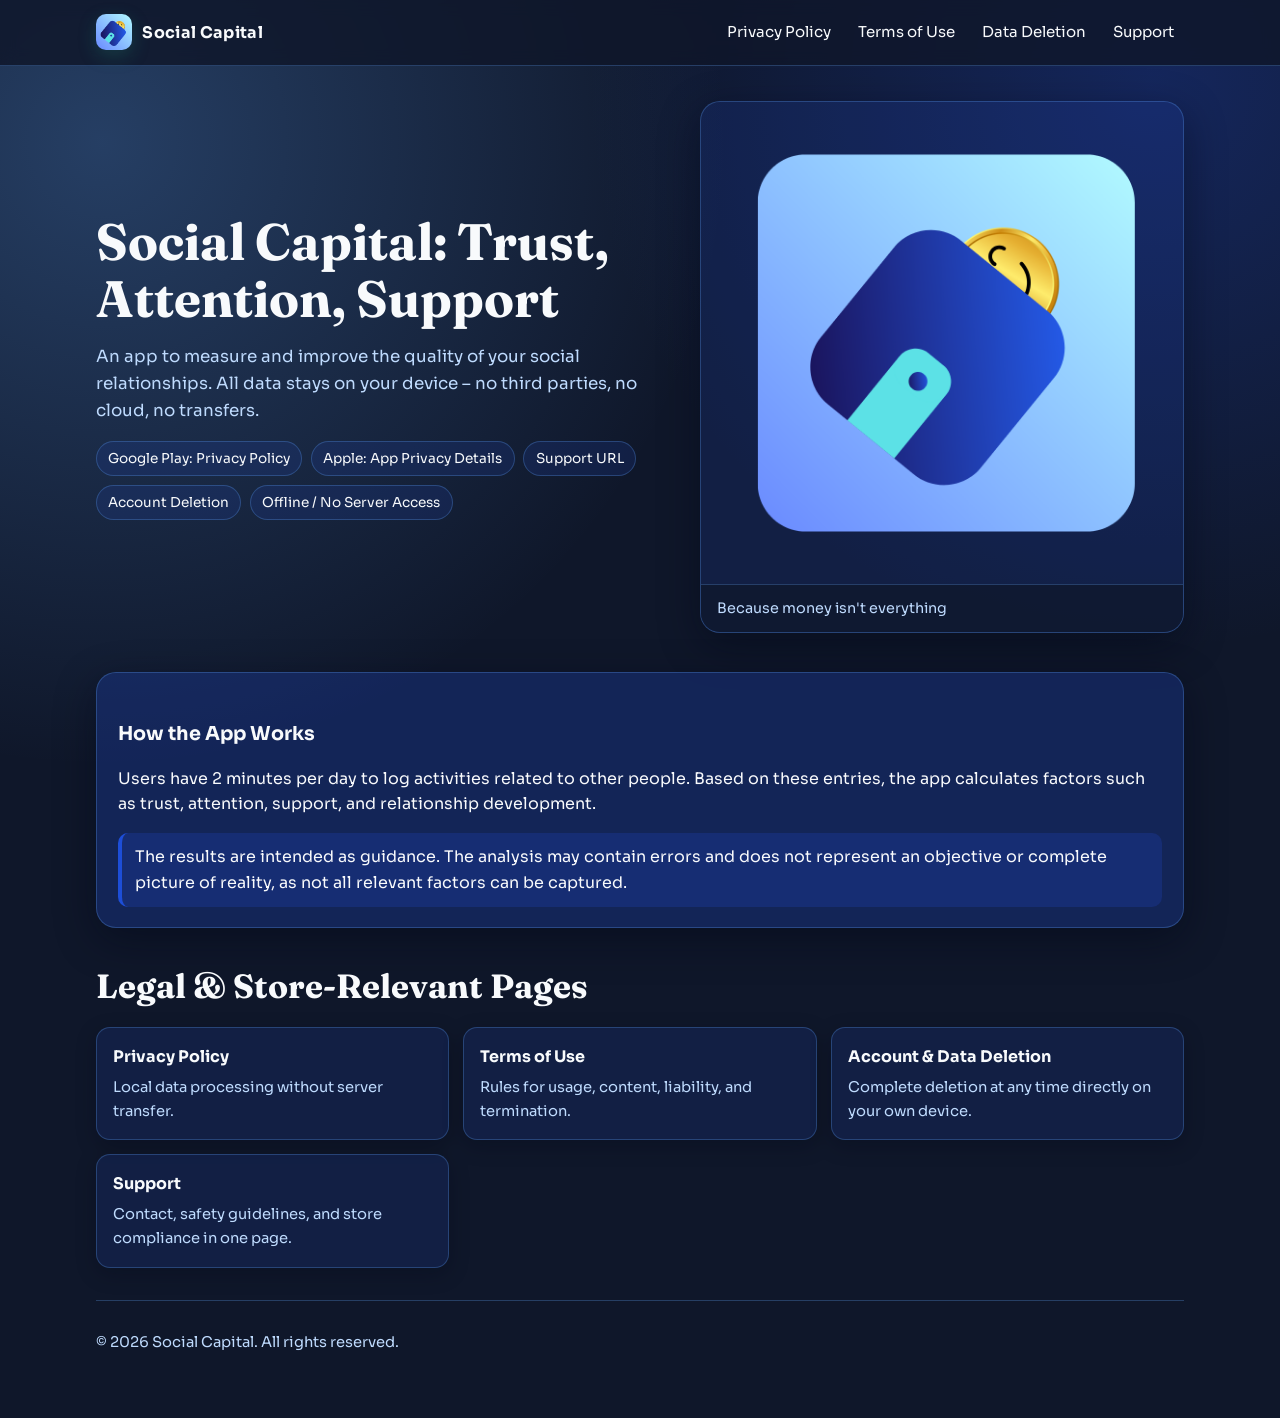
<file: index.html>
<!doctype html>
<html lang="en">
  <head>
    <meta charset="UTF-8" />
    <meta name="viewport" content="width=device-width, initial-scale=1" />
    <title>Social Capital - Official Information</title>
    <meta
      name="description"
      content="Official information page for Social Capital including privacy policy, terms of use, and support for Google Play and Apple App Store."
    />
    <link rel="preconnect" href="https://fonts.googleapis.com" />
    <link rel="preconnect" href="https://fonts.gstatic.com" crossorigin />
    <link
      href="https://fonts.googleapis.com/css2?family=Fraunces:opsz,wght@9..144,600;9..144,700&family=Sora:wght@400;500;700&display=swap"
      rel="stylesheet"
    />
    <link rel="stylesheet" href="styles.css" />
  </head>
  <body>
    <header>
      <div class="topbar">
        <a class="brand" href="index.html" aria-label="Social Capital Homepage">
          <img class="brand-mark" src="images/logo-full.png" alt="" aria-hidden="true" />
          <span>Social Capital</span>
        </a>
        <button class="menu-toggle" type="button" aria-expanded="false" aria-controls="site-nav">
          <span class="menu-icon" aria-hidden="true"><span></span><span></span><span></span></span>
          <span>Menu</span>
        </button>
        <nav id="site-nav" aria-label="Main Navigation">
          <a href="datenschutz.html">Privacy Policy</a>
          <a href="nutzungsbedingungen.html">Terms of Use</a>
          <a href="account-loeschung.html">Data Deletion</a>
          <a href="support.html">Support</a>
        </nav>
      </div>
    </header>

    <main class="site-shell">
      <section class="hero">
        <div class="reveal">
          <h1>Social Capital: Trust, Attention, Support</h1>
          <p class="lead">
            An app to measure and improve the quality of your social relationships. All data stays
            on your device – no third parties, no cloud, no transfers.
          </p>
          <div class="badges" aria-label="Store-Relevant Information">
            <span class="badge">Google Play: Privacy Policy</span>
            <span class="badge">Apple: App Privacy Details</span>
            <span class="badge">Support URL</span>
            <span class="badge">Account Deletion</span>
            <span class="badge">Offline / No Server Access</span>
          </div>
        </div>

        <figure class="mockup reveal delay-1">
          <img
            src="images/logo.png"
            alt="Social Capital Logo"
          />
          <figcaption>Because money isn't everything</figcaption>
        </figure>
      </section>

      <section class="content reveal">
        <h2>How the App Works</h2>
        <p>
          Users have 2 minutes per day to log activities related to other people. Based on these
          entries, the app calculates factors such as trust, attention, support, and relationship
          development.
        </p>
        <div class="note">
          The results are intended as guidance. The analysis may contain errors and does not
          represent an objective or complete picture of reality, as not all relevant factors can
          be captured.
        </div>
      </section>

      <section class="reveal delay-2">
        <h2 class="section-title">Legal &amp; Store-Relevant Pages</h2>
        <div class="cards">
          <a class="card" href="datenschutz.html">
            <span>Privacy Policy</span>
            <small>Local data processing without server transfer.</small>
          </a>
          <a class="card" href="nutzungsbedingungen.html">
            <span>Terms of Use</span>
            <small>Rules for usage, content, liability, and termination.</small>
          </a>
          <a class="card" href="account-loeschung.html">
            <span>Account &amp; Data Deletion</span>
            <small>Complete deletion at any time directly on your own device.</small>
          </a>
          <a class="card" href="support.html">
            <span>Support</span>
            <small>Contact, safety guidelines, and store compliance in one page.</small>
          </a>
        </div>
      </section>

      <footer>
        <p>© <span data-year></span> Social Capital. All rights reserved.</p>
      </footer>
    </main>

    <script src="app.js"></script>
  </body>
</html>
</file>
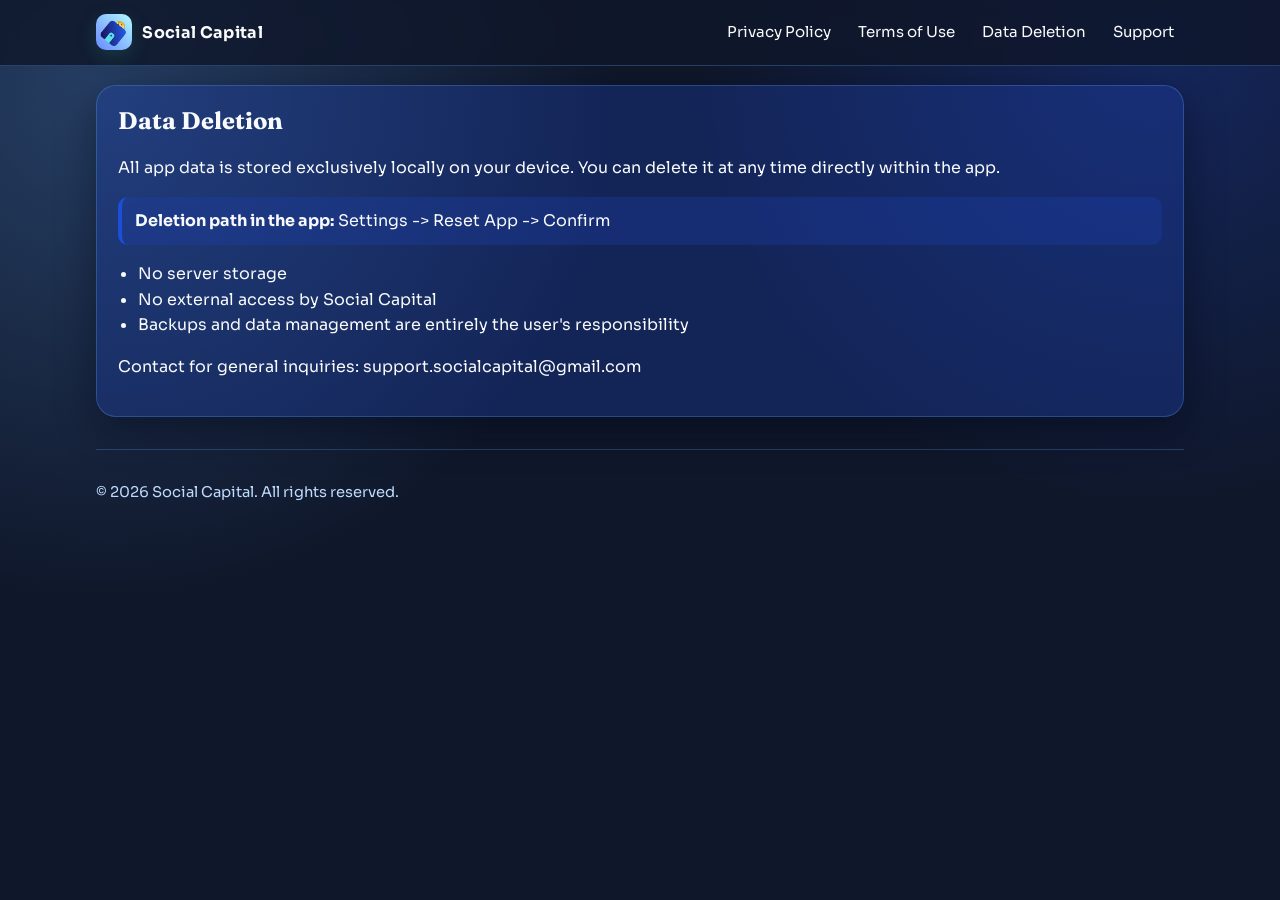
<file: account-loeschung.html>
<!doctype html>
<html lang="en">
  <head>
    <meta charset="UTF-8" />
    <meta name="viewport" content="width=device-width, initial-scale=1" />
    <title>Data Deletion - Social Capital</title>
    <meta
      name="description"
      content="Information on deleting Social Capital accounts and personal data."
    />
    <link rel="preconnect" href="https://fonts.googleapis.com" />
    <link rel="preconnect" href="https://fonts.gstatic.com" crossorigin />
    <link
      href="https://fonts.googleapis.com/css2?family=Fraunces:opsz,wght@9..144,600;9..144,700&family=Sora:wght@400;500;700&display=swap"
      rel="stylesheet"
    />
    <link rel="stylesheet" href="styles.css" />
  </head>
  <body>
    <header>
      <div class="topbar">
        <a class="brand" href="index.html" aria-label="Social Capital Homepage">
          <img class="brand-mark" src="images/logo-full.png" alt="" aria-hidden="true" />
          <span>Social Capital</span>
        </a>
        <button class="menu-toggle" type="button" aria-expanded="false" aria-controls="site-nav">
          <span class="menu-icon" aria-hidden="true"><span></span><span></span><span></span></span>
          <span>Menu</span>
        </button>
        <nav id="site-nav" aria-label="Main Navigation">
          <a href="datenschutz.html">Privacy Policy</a>
          <a href="nutzungsbedingungen.html">Terms of Use</a>
          <a href="account-loeschung.html">Data Deletion</a>
          <a href="support.html">Support</a>
        </nav>
      </div>
    </header>

    <main class="site-shell">
      <article class="content reveal">
        <h1>Data Deletion</h1>
        <p>
          All app data is stored exclusively locally on your device.
          You can delete it at any time directly within the app.
        </p>

        <div class="note" aria-label="Deletion path in the app">
          <strong>Deletion path in the app:</strong>
          Settings -&gt; Reset App -&gt; Confirm
        </div>

        <ul>
          <li><span class="highlight-strong">No server storage</span></li>
          <li><span class="highlight-strong">No external access by Social Capital</span></li>
          <li><span class="highlight-strong">Backups and data management are entirely the user's responsibility</span></li>
        </ul>

        <p>
          Contact for general inquiries: support.socialcapital@gmail.com
        </p>
      </article>

      <footer>
        <p>© <span data-year></span> Social Capital. All rights reserved.</p>
      </footer>
    </main>

    <script src="app.js"></script>
  </body>
</html>
</file>
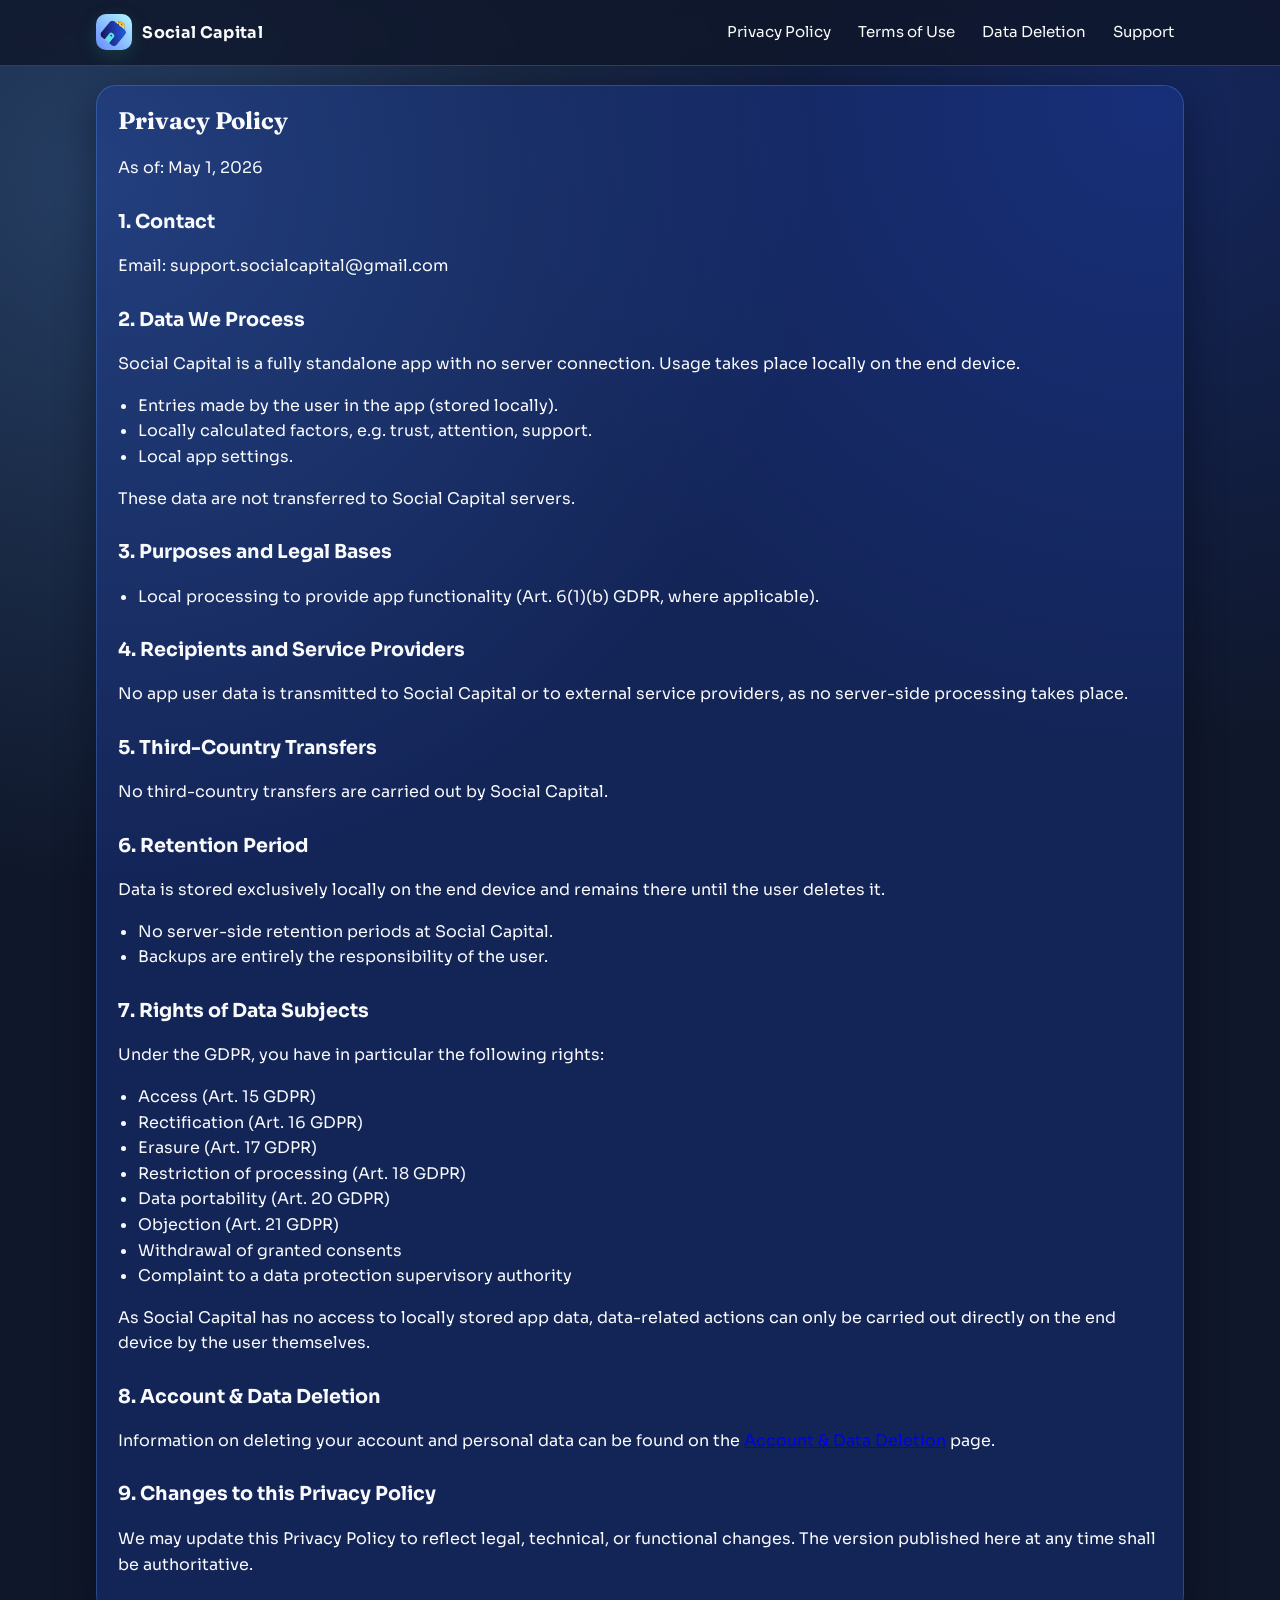
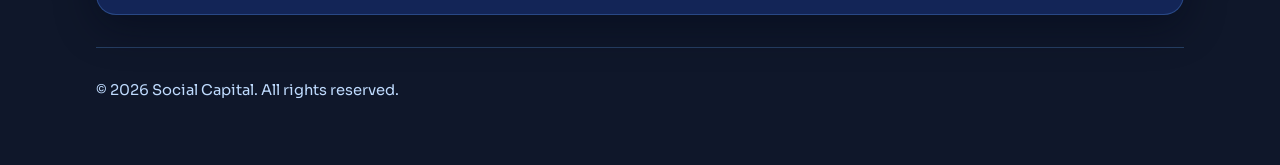
<file: datenschutz.html>
<!doctype html>
<html lang="en">
  <head>
    <meta charset="UTF-8" />
    <meta name="viewport" content="width=device-width, initial-scale=1" />
    <title>Privacy Policy - Social Capital</title>
    <meta
      name="description"
      content="Privacy policy for Social Capital with information on data processing in the app and website."
    />
    <link rel="preconnect" href="https://fonts.googleapis.com" />
    <link rel="preconnect" href="https://fonts.gstatic.com" crossorigin />
    <link
      href="https://fonts.googleapis.com/css2?family=Fraunces:opsz,wght@9..144,600;9..144,700&family=Sora:wght@400;500;700&display=swap"
      rel="stylesheet"
    />
    <link rel="stylesheet" href="styles.css" />
  </head>
  <body>
    <header>
      <div class="topbar">
        <a class="brand" href="index.html" aria-label="Social Capital Homepage">
          <img class="brand-mark" src="images/logo-full.png" alt="" aria-hidden="true" />
          <span>Social Capital</span>
        </a>
        <button class="menu-toggle" type="button" aria-expanded="false" aria-controls="site-nav">
          <span class="menu-icon" aria-hidden="true"><span></span><span></span><span></span></span>
          <span>Menu</span>
        </button>
        <nav id="site-nav" aria-label="Main Navigation">
          <a href="datenschutz.html">Privacy Policy</a>
          <a href="nutzungsbedingungen.html">Terms of Use</a>
          <a href="account-loeschung.html">Data Deletion</a>
          <a href="support.html">Support</a>
        </nav>
      </div>
    </header>

    <main class="site-shell">
      <article class="content reveal">
        <h1>Privacy Policy</h1>
        <p>As of: May 1, 2026</p>

        <h2>1. Contact</h2>
        <p>
          Email: support.socialcapital@gmail.com
        </p>

        <h2>2. Data We Process</h2>
        <p>
          Social Capital is a fully standalone app with no server connection. Usage takes place
          locally on the end device.
        </p>
        <ul>
          <li>Entries made by the user in the app (stored locally).</li>
          <li>Locally calculated factors, e.g. trust, attention, support.</li>
          <li>Local app settings.</li>
        </ul>
        <p>
          These data are not transferred to Social Capital servers.
        </p>

        <h2>3. Purposes and Legal Bases</h2>
        <ul>
          <li>
            Local processing to provide app functionality (Art. 6(1)(b) GDPR, where applicable).
          </li>
        </ul>

        <h2>4. Recipients and Service Providers</h2>
        <p>
          No app user data is transmitted to Social Capital or to external service providers, as no
          server-side processing takes place.
        </p>

        <h2>5. Third-Country Transfers</h2>
        <p>
          No third-country transfers are carried out by Social Capital.
        </p>

        <h2>6. Retention Period</h2>
        <p>
          Data is stored exclusively locally on the end device and remains there until the user
          deletes it.
        </p>
        <ul>
          <li>No server-side retention periods at Social Capital.</li>
          <li>Backups are entirely the responsibility of the user.</li>
        </ul>

        <h2>7. Rights of Data Subjects</h2>
        <p>Under the GDPR, you have in particular the following rights:</p>
        <ul>
          <li>Access (Art. 15 GDPR)</li>
          <li>Rectification (Art. 16 GDPR)</li>
          <li>Erasure (Art. 17 GDPR)</li>
          <li>Restriction of processing (Art. 18 GDPR)</li>
          <li>Data portability (Art. 20 GDPR)</li>
          <li>Objection (Art. 21 GDPR)</li>
          <li>Withdrawal of granted consents</li>
          <li>Complaint to a data protection supervisory authority</li>
        </ul>
        <p>
          As Social Capital has no access to locally stored app data, data-related actions can only
          be carried out directly on the end device by the user themselves.
        </p>

        <h2>8. Account &amp; Data Deletion</h2>
        <p>
          Information on deleting your account and personal data can be found on the
          <a href="account-loeschung.html">Account &amp; Data Deletion</a> page.
        </p>

        <h2>9. Changes to this Privacy Policy</h2>
        <p>
          We may update this Privacy Policy to reflect legal, technical, or functional changes.
          The version published here at any time shall be authoritative.
        </p>
      </article>

      <footer>
        <p>© <span data-year></span> Social Capital. All rights reserved.</p>
      </footer>
    </main>

    <script src="app.js"></script>
  </body>
</html>
</file>
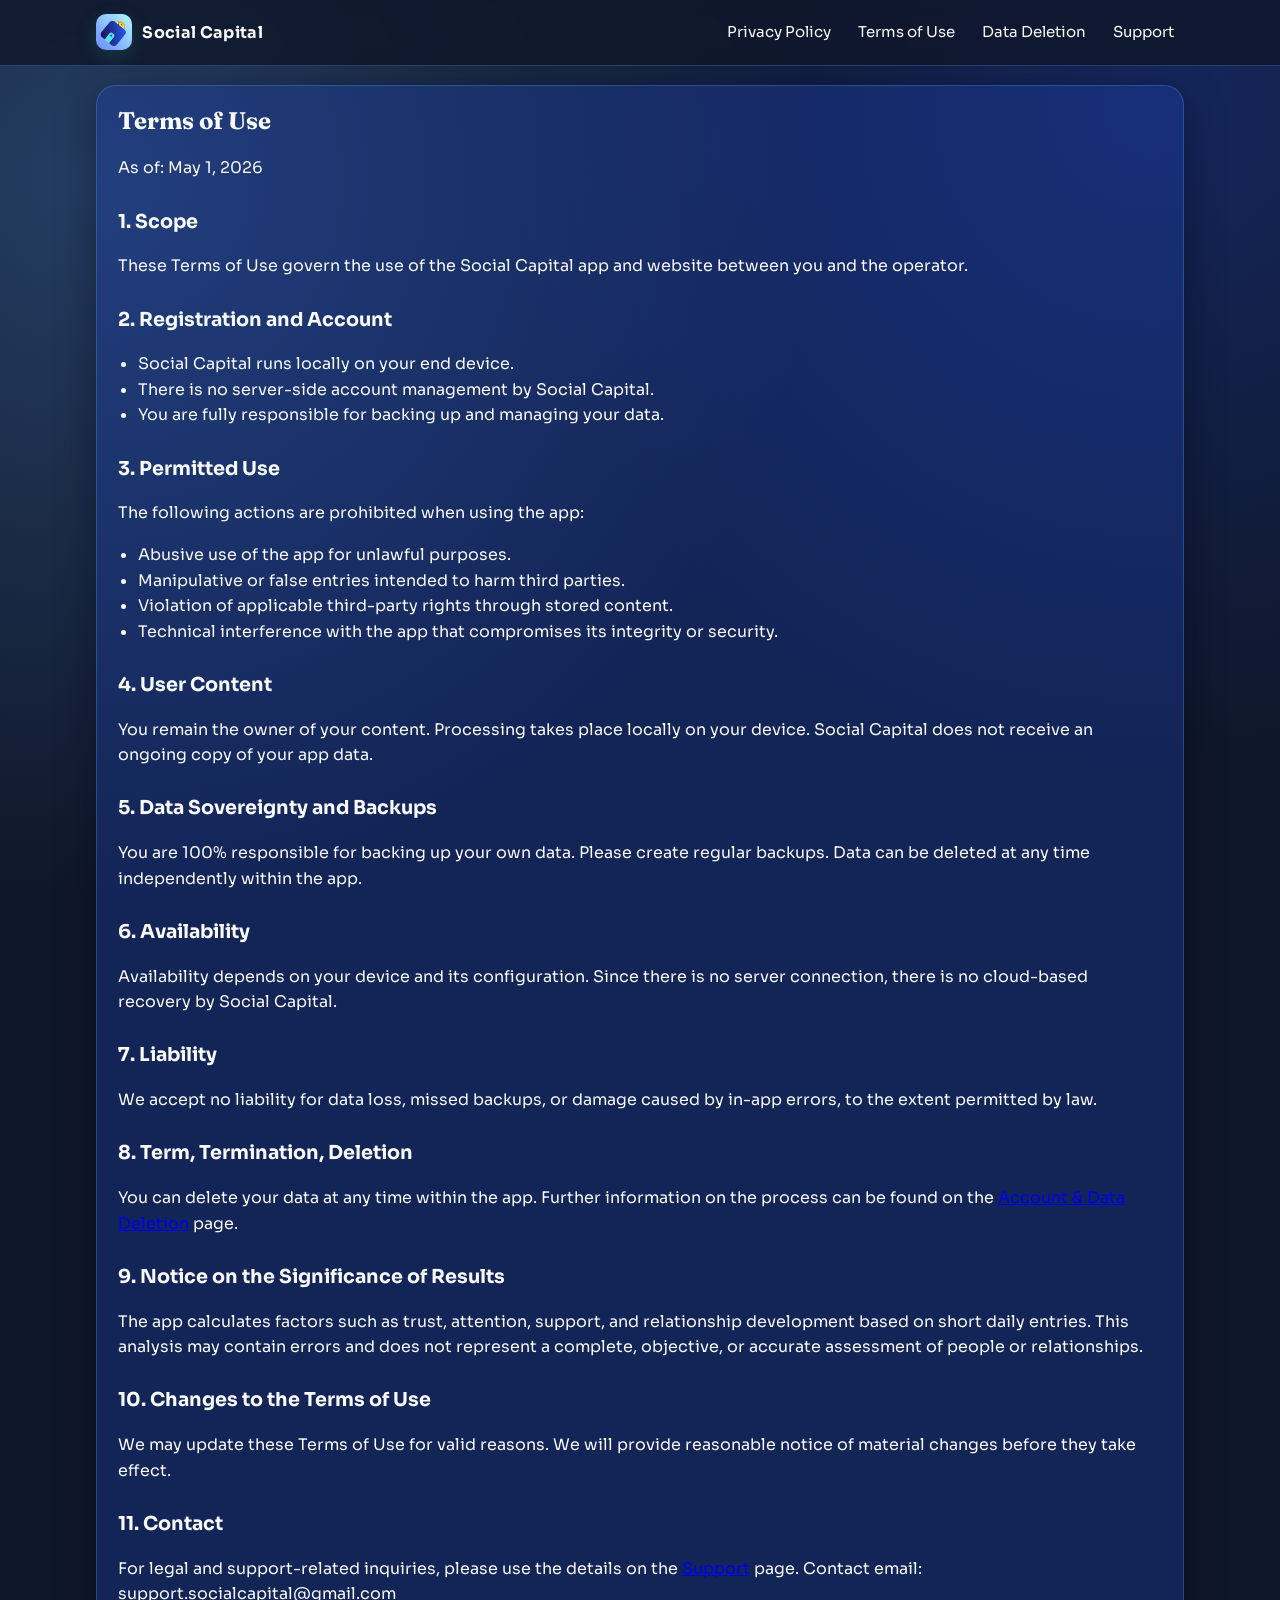
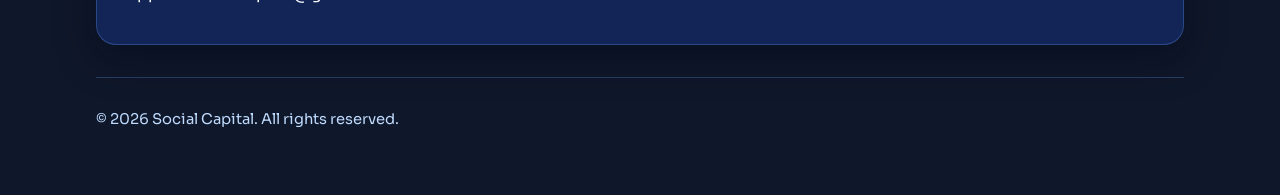
<file: nutzungsbedingungen.html>
<!doctype html>
<html lang="en">
  <head>
    <meta charset="UTF-8" />
    <meta name="viewport" content="width=device-width, initial-scale=1" />
    <title>Terms of Use - Social Capital</title>
    <meta
      name="description"
      content="Terms of use for the Social Capital app and website."
    />
    <link rel="preconnect" href="https://fonts.googleapis.com" />
    <link rel="preconnect" href="https://fonts.gstatic.com" crossorigin />
    <link
      href="https://fonts.googleapis.com/css2?family=Fraunces:opsz,wght@9..144,600;9..144,700&family=Sora:wght@400;500;700&display=swap"
      rel="stylesheet"
    />
    <link rel="stylesheet" href="styles.css" />
  </head>
  <body>
    <header>
      <div class="topbar">
        <a class="brand" href="index.html" aria-label="Social Capital Homepage">
          <img class="brand-mark" src="images/logo-full.png" alt="" aria-hidden="true" />
          <span>Social Capital</span>
        </a>
        <button class="menu-toggle" type="button" aria-expanded="false" aria-controls="site-nav">
          <span class="menu-icon" aria-hidden="true"><span></span><span></span><span></span></span>
          <span>Menu</span>
        </button>
        <nav id="site-nav" aria-label="Main Navigation">
          <a href="datenschutz.html">Privacy Policy</a>
          <a href="nutzungsbedingungen.html">Terms of Use</a>
          <a href="account-loeschung.html">Data Deletion</a>
          <a href="support.html">Support</a>
        </nav>
      </div>
    </header>

    <main class="site-shell">
      <article class="content reveal">
        <h1>Terms of Use</h1>
        <p>As of: May 1, 2026</p>
        <h2>1. Scope</h2>
        <p>
          These Terms of Use govern the use of the Social Capital app and website between you and
          the operator.
        </p>

        <h2>2. Registration and Account</h2>
        <ul>
          <li>Social Capital runs locally on your end device.</li>
          <li>There is no server-side account management by Social Capital.</li>
          <li>You are fully responsible for backing up and managing your data.</li>
        </ul>

        <h2>3. Permitted Use</h2>
        <p>The following actions are prohibited when using the app:</p>
        <ul>
          <li>Abusive use of the app for unlawful purposes.</li>
          <li>Manipulative or false entries intended to harm third parties.</li>
          <li>Violation of applicable third-party rights through stored content.</li>
          <li>Technical interference with the app that compromises its integrity or security.</li>
        </ul>

        <h2>4. User Content</h2>
        <p>
          You remain the owner of your content. Processing takes place locally on your device.
          Social Capital does not receive an ongoing copy of your app data.
        </p>

        <h2>5. Data Sovereignty and Backups</h2>
        <p>
          You are 100% responsible for backing up your own data. Please create regular backups.
          Data can be deleted at any time independently within the app.
        </p>

        <h2>6. Availability</h2>
        <p>
          Availability depends on your device and its configuration. Since there is no server
          connection, there is no cloud-based recovery by Social Capital.
        </p>

        <h2>7. Liability</h2>
        <p>
          We accept no liability for data loss, missed backups, or damage caused by in-app errors,
          to the extent permitted by law.
        </p>

        <h2>8. Term, Termination, Deletion</h2>
        <p>
          You can delete your data at any time within the app. Further information on the process
          can be found on the
          <a href="account-loeschung.html">Account &amp; Data Deletion</a> page.
        </p>

        <h2>9. Notice on the Significance of Results</h2>
        <p>
          The app calculates factors such as trust, attention, support, and relationship development
          based on short daily entries. This analysis may contain errors and does not represent a
          complete, objective, or accurate assessment of people or relationships.
        </p>

        <h2>10. Changes to the Terms of Use</h2>
        <p>
          We may update these Terms of Use for valid reasons. We will provide reasonable notice of
          material changes before they take effect.
        </p>

        <h2>11. Contact</h2>
        <p>
          For legal and support-related inquiries, please use the details on the
          <a href="support.html">Support</a> page. Contact email: support.socialcapital@gmail.com
        </p>
      </article>

      <footer>
        <p>© <span data-year></span> Social Capital. All rights reserved.</p>
      </footer>
    </main>

    <script src="app.js"></script>
  </body>
</html>
</file>
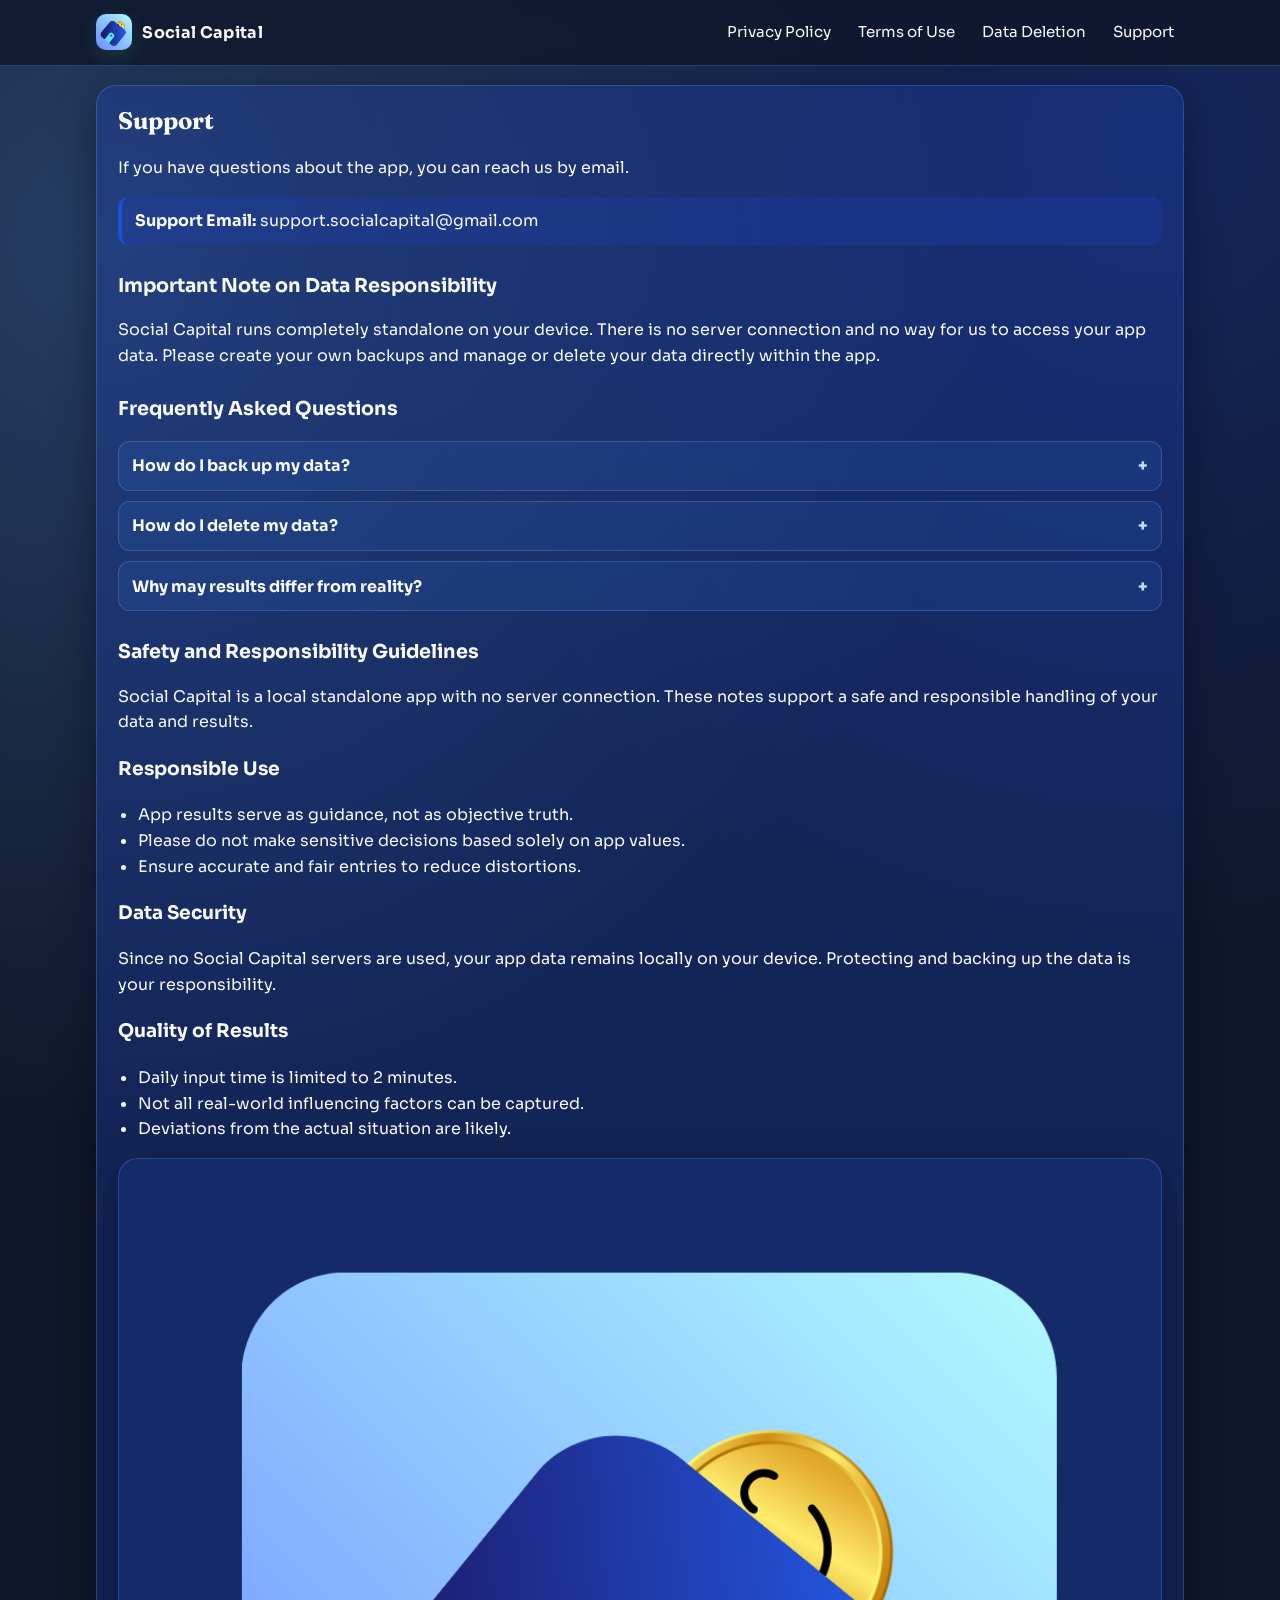
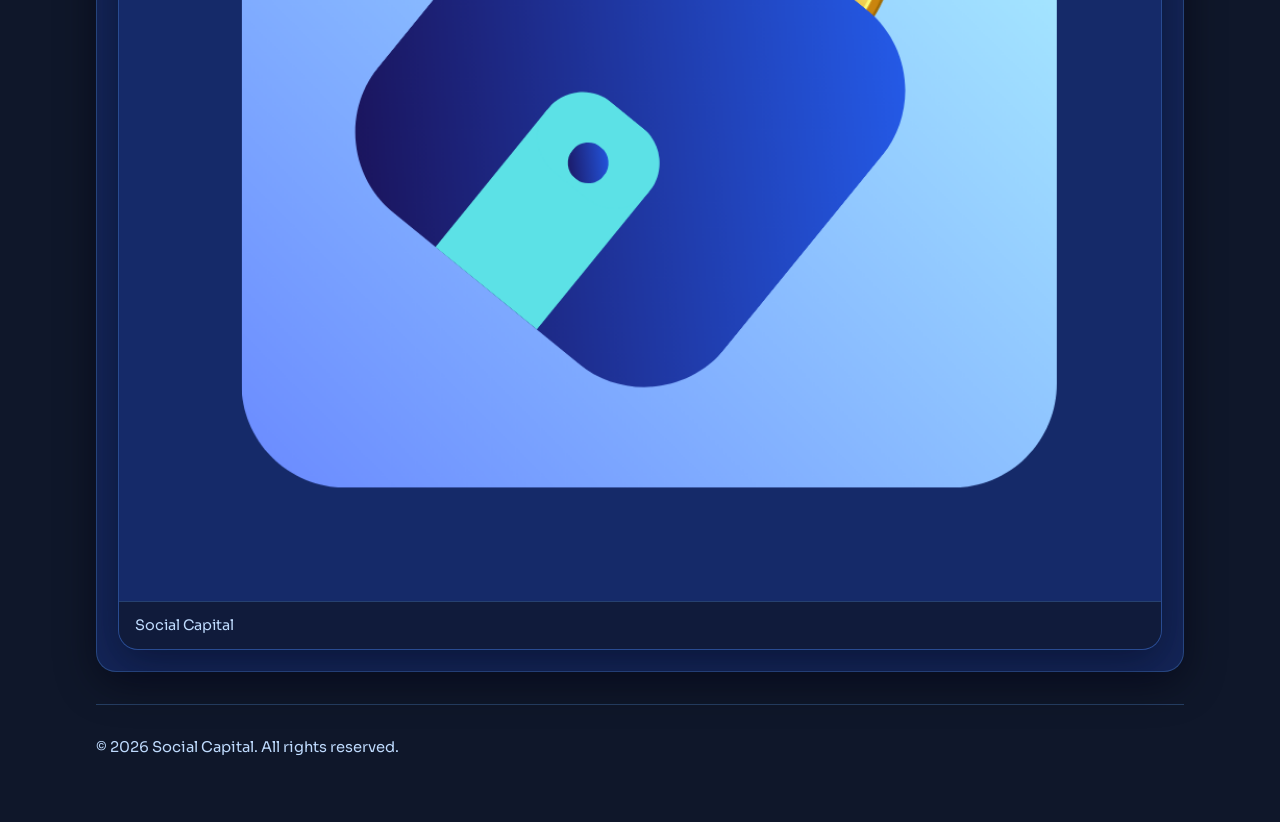
<file: support.html>
<!doctype html>
<html lang="en">
  <head>
    <meta charset="UTF-8" />
    <meta name="viewport" content="width=device-width, initial-scale=1" />
    <title>Support - Social Capital</title>
    <meta
      name="description"
      content="Support and contact page for Social Capital with help and response times."
    />
    <link rel="preconnect" href="https://fonts.googleapis.com" />
    <link rel="preconnect" href="https://fonts.gstatic.com" crossorigin />
    <link
      href="https://fonts.googleapis.com/css2?family=Fraunces:opsz,wght@9..144,600;9..144,700&family=Sora:wght@400;500;700&display=swap"
      rel="stylesheet"
    />
    <link rel="stylesheet" href="styles.css" />
  </head>
  <body>
    <header>
      <div class="topbar">
        <a class="brand" href="index.html" aria-label="Social Capital Homepage">
          <img class="brand-mark" src="images/logo-full.png" alt="" aria-hidden="true" />
          <span>Social Capital</span>
        </a>
        <button class="menu-toggle" type="button" aria-expanded="false" aria-controls="site-nav">
          <span class="menu-icon" aria-hidden="true"><span></span><span></span><span></span></span>
          <span>Menu</span>
        </button>
        <nav id="site-nav" aria-label="Main Navigation">
          <a href="datenschutz.html">Privacy Policy</a>
          <a href="nutzungsbedingungen.html">Terms of Use</a>
          <a href="account-loeschung.html">Data Deletion</a>
          <a href="support.html">Support</a>
        </nav>
      </div>
    </header>

    <main class="site-shell">
      <article class="content reveal">
        <h1>Support</h1>
        <p>
          If you have questions about the app, you can reach us by email.
        </p>

        <div class="note" aria-label="Support Email">
          <strong>Support Email:</strong>
            support.socialcapital@gmail.com
        </div>

        <h2>Important Note on Data Responsibility</h2>
        <p>
          Social Capital runs completely standalone on your device. There is no server connection
          and no way for us to access your app data. Please create your own backups and manage or
          delete your data directly within the app.
        </p>

        <h2>Frequently Asked Questions</h2>
        <div class="faq-list" aria-label="Frequently Asked Questions">
          <details class="faq-item">
            <summary>How do I back up my data?</summary>
            <p>
              Backups must be created independently by the user, as no cloud synchronization is
              provided by Social Capital.
            </p>
          </details>

          <details class="faq-item">
            <summary>How do I delete my data?</summary>
            <p>
              Instructions for complete local deletion can be found on the
              <a href="account-loeschung.html">Account &amp; Data Deletion</a> page.
            </p>
          </details>

          <details class="faq-item">
            <summary>Why may results differ from reality?</summary>
            <p>
              The app calculates relationships from limited daily entries. As a result, results may
              contain errors and do not fully reflect reality.
            </p>
          </details>
        </div>

        <h2>Safety and Responsibility Guidelines</h2>
        <p>
          Social Capital is a local standalone app with no server connection. These notes support
          a safe and responsible handling of your data and results.
        </p>

        <h3>Responsible Use</h3>
        <ul>
          <li>App results serve as guidance, not as objective truth.</li>
          <li>Please do not make sensitive decisions based solely on app values.</li>
          <li>Ensure accurate and fair entries to reduce distortions.</li>
        </ul>

        <h3>Data Security</h3>
        <p>
          Since no Social Capital servers are used, your app data remains locally on your device.
          Protecting and backing up the data is your responsibility.
        </p>

        <h3>Quality of Results</h3>
        <ul>
          <li>Daily input time is limited to 2 minutes.</li>
          <li>Not all real-world influencing factors can be captured.</li>
          <li>Deviations from the actual situation are likely.</li>
        </ul>

        <figure class="mockup" style="margin-top: 1rem;">
          <img src="images/logo.png" alt="Social Capital Logo" />
          <figcaption>Social Capital</figcaption>
        </figure>
      </article>

      <footer>
        <p>© <span data-year></span> Social Capital. All rights reserved.</p>
      </footer>
    </main>

    <script src="app.js"></script>
  </body>
</html>
</file>
<file: styles.css>
:root {
  --bg: #0f172a;
  --bg-soft: #0f172a;
  --surface: rgba(30, 64, 175, 0.2);
  --surface-strong: rgba(30, 64, 175, 0.34);
  --text: #f8fafc;
  --text-muted: #bfdbfe;
  --brand: #3b82f6;
  --brand-2: #1d4ed8;
  --line: rgba(96, 165, 250, 0.28);
  --shadow: 0 12px 40px rgba(2, 6, 23, 0.45);
  --radius-lg: 20px;
  --radius-md: 14px;
  --max-width: 1120px;
}

* {
  box-sizing: border-box;
}

html,
body {
  margin: 0;
  padding: 0;
}

body {
  font-family: "Sora", "Segoe UI", sans-serif;
  color: var(--text);
  background:
    radial-gradient(circle at 8% 10%, rgba(96, 165, 250, 0.28), transparent 36%),
    radial-gradient(circle at 90% 6%, rgba(30, 64, 175, 0.38), transparent 32%),
    linear-gradient(180deg, var(--bg-soft) 0%, var(--bg) 100%);
  line-height: 1.6;
  min-height: 100vh;
}

.site-shell {
  max-width: var(--max-width);
  margin: 0 auto;
  padding: 0 1rem 3rem;
}

header {
  position: sticky;
  top: 0;
  z-index: 20;
  backdrop-filter: blur(8px);
  background: rgba(15, 23, 42, 0.82);
  border-bottom: 1px solid var(--line);
}

.topbar {
  max-width: var(--max-width);
  margin: 0 auto;
  display: flex;
  align-items: center;
  justify-content: space-between;
  gap: 0.8rem;
  padding: 0.9rem 1rem;
}

.menu-toggle {
  display: none;
  align-items: center;
  gap: 0.45rem;
  border: 1px solid var(--line);
  background: var(--surface);
  color: var(--text);
  border-radius: 10px;
  padding: 0.45rem 0.65rem;
  font: inherit;
  cursor: pointer;
}

.menu-toggle:hover,
.menu-toggle:focus-visible {
  background: rgba(59, 130, 246, 0.2);
  outline: none;
}

.menu-icon {
  display: inline-flex;
  flex-direction: column;
  gap: 3px;
}

.menu-icon span {
  display: block;
  width: 16px;
  height: 2px;
  background: currentColor;
  border-radius: 99px;
}

.brand {
  display: inline-flex;
  align-items: center;
  gap: 0.65rem;
  text-decoration: none;
  color: var(--text);
  font-weight: 700;
  letter-spacing: 0.02em;
}

.brand-mark {
  width: 36px;
  height: 36px;
  border-radius: 10px;
  object-fit: cover;
  background: #ffffff;
  box-shadow: 0 6px 18px rgba(31, 138, 112, 0.28);
}

nav {
  display: flex;
  flex-wrap: wrap;
  gap: 0.5rem;
  justify-content: flex-end;
}

nav a {
  text-decoration: none;
  color: var(--text);
  padding: 0.35rem 0.6rem;
  border-radius: 8px;
  font-size: 0.94rem;
  overflow-wrap: anywhere;
  word-break: break-word;
  hyphens: auto;
}

nav a:hover,
nav a:focus-visible {
  background: rgba(59, 130, 246, 0.2);
  outline: none;
}

.hero {
  display: grid;
  grid-template-columns: 1.2fr 1fr;
  gap: 1.4rem;
  align-items: center;
  padding: 2.2rem 0 1.2rem;
}

.hero h1 {
  margin: 0;
  font-family: "Fraunces", Georgia, serif;
  font-size: clamp(2rem, 4vw, 3.4rem);
  line-height: 1.1;
}

.lead {
  font-size: 1.05rem;
  color: var(--text-muted);
  max-width: 60ch;
}

.badges {
  display: flex;
  flex-wrap: wrap;
  gap: 0.55rem;
  margin-top: 1rem;
}

.badge {
  font-size: 0.85rem;
  background: var(--surface);
  border: 1px solid var(--line);
  border-radius: 999px;
  padding: 0.35rem 0.7rem;
}

.mockup {
  margin: 0;
  background: var(--surface);
  border: 1px solid var(--line);
  border-radius: var(--radius-lg);
  box-shadow: var(--shadow);
  overflow: hidden;
}

.mockup img {
  display: block;
  width: 100%;
  height: auto;
}

.mockup figcaption {
  padding: 0.75rem 1rem;
  color: var(--text-muted);
  font-size: 0.9rem;
  border-top: 1px solid var(--line);
  background: rgba(15, 23, 42, 0.72);
}

.section-title {
  margin: 2rem 0 0.8rem;
  font-family: "Fraunces", Georgia, serif;
  font-size: clamp(1.45rem, 2.7vw, 2.1rem);
}

.cards {
  display: grid;
  grid-template-columns: repeat(3, minmax(0, 1fr));
  gap: 0.9rem;
}

.card {
  display: flex;
  flex-direction: column;
  gap: 0.4rem;
  background: var(--surface);
  border: 1px solid var(--line);
  border-radius: var(--radius-md);
  padding: 1rem;
  text-decoration: none;
  color: var(--text);
  box-shadow: 0 6px 20px rgba(2, 6, 23, 0.28);
  transition: transform 180ms ease, box-shadow 180ms ease;
}

.card:hover,
.card:focus-visible {
  transform: translateY(-2px);
  box-shadow: 0 10px 24px rgba(2, 6, 23, 0.4);
  outline: none;
}

.card span {
  font-weight: 700;
}

.card small {
  color: var(--text-muted);
  font-size: 0.92rem;
}

.content {
  background: var(--surface-strong);
  border: 1px solid var(--line);
  border-radius: var(--radius-lg);
  box-shadow: var(--shadow);
  padding: 1.3rem;
  margin-top: 1.2rem;
}

.content h1 {
  margin-top: 0;
  font-family: "Fraunces", Georgia, serif;
  line-height: 1.2;
  overflow-wrap: anywhere;
  word-break: break-word;
  hyphens: auto;
}

.content h2 {
  margin-top: 1.6rem;
  font-size: 1.2rem;
}

.content ul,
.content ol {
  padding-left: 1.25rem;
}

.note {
  border-left: 4px solid var(--brand-2);
  background: rgba(30, 64, 175, 0.32);
  padding: 0.7rem 0.85rem;
  border-radius: 10px;
}

.todo {
  border-left: 4px solid var(--brand);
  background: rgba(59, 130, 246, 0.22);
  padding: 0.7rem 0.85rem;
  border-radius: 10px;
}

.faq-list {
  display: grid;
  gap: 0.65rem;
}

.faq-item {
  border: 1px solid var(--line);
  border-radius: 12px;
  background: rgba(59, 130, 246, 0.12);
  overflow: hidden;
}

.faq-item summary {
  cursor: pointer;
  list-style: none;
  font-weight: 700;
  padding: 0.7rem 0.85rem;
}

.faq-item summary::-webkit-details-marker {
  display: none;
}

.faq-item summary::after {
  content: "+";
  float: right;
  font-weight: 800;
  color: var(--text-muted);
}

.faq-item[open] summary::after {
  content: "−";
}

.faq-item p {
  margin: 0;
  padding: 0 0.85rem 0.8rem;
}

footer {
  margin-top: 2rem;
  border-top: 1px solid var(--line);
  padding-top: 1rem;
  color: var(--text-muted);
  font-size: 0.92rem;
}

.reveal {
  opacity: 0;
  transform: translateY(14px);
  animation: reveal-up 560ms ease forwards;
}

.reveal.delay-1 {
  animation-delay: 120ms;
}

.reveal.delay-2 {
  animation-delay: 240ms;
}

@keyframes reveal-up {
  to {
    opacity: 1;
    transform: translateY(0);
  }
}

@media (max-width: 930px) {
  .hero {
    grid-template-columns: 1fr;
  }

  .cards {
    grid-template-columns: repeat(2, minmax(0, 1fr));
  }
}

@media (max-width: 640px) {
  .topbar {
    flex-direction: row;
    flex-wrap: wrap;
    align-items: center;
    justify-content: space-between;
  }

  .menu-toggle {
    display: inline-flex;
  }

  .topbar nav {
    display: none;
    width: 100%;
    flex-direction: column;
    align-items: stretch;
    gap: 0.4rem;
    margin-top: 0.7rem;
  }

  .topbar.nav-open nav {
    display: flex;
  }

  nav {
    justify-content: flex-start;
  }

  nav a {
    width: 100%;
    background: rgba(59, 130, 246, 0.12);
    border: 1px solid var(--line);
    border-radius: 10px;
    padding: 0.55rem 0.65rem;
  }

  .cards {
    grid-template-columns: 1fr;
  }

  .content {
    padding: 1rem;
  }
}
</file>
